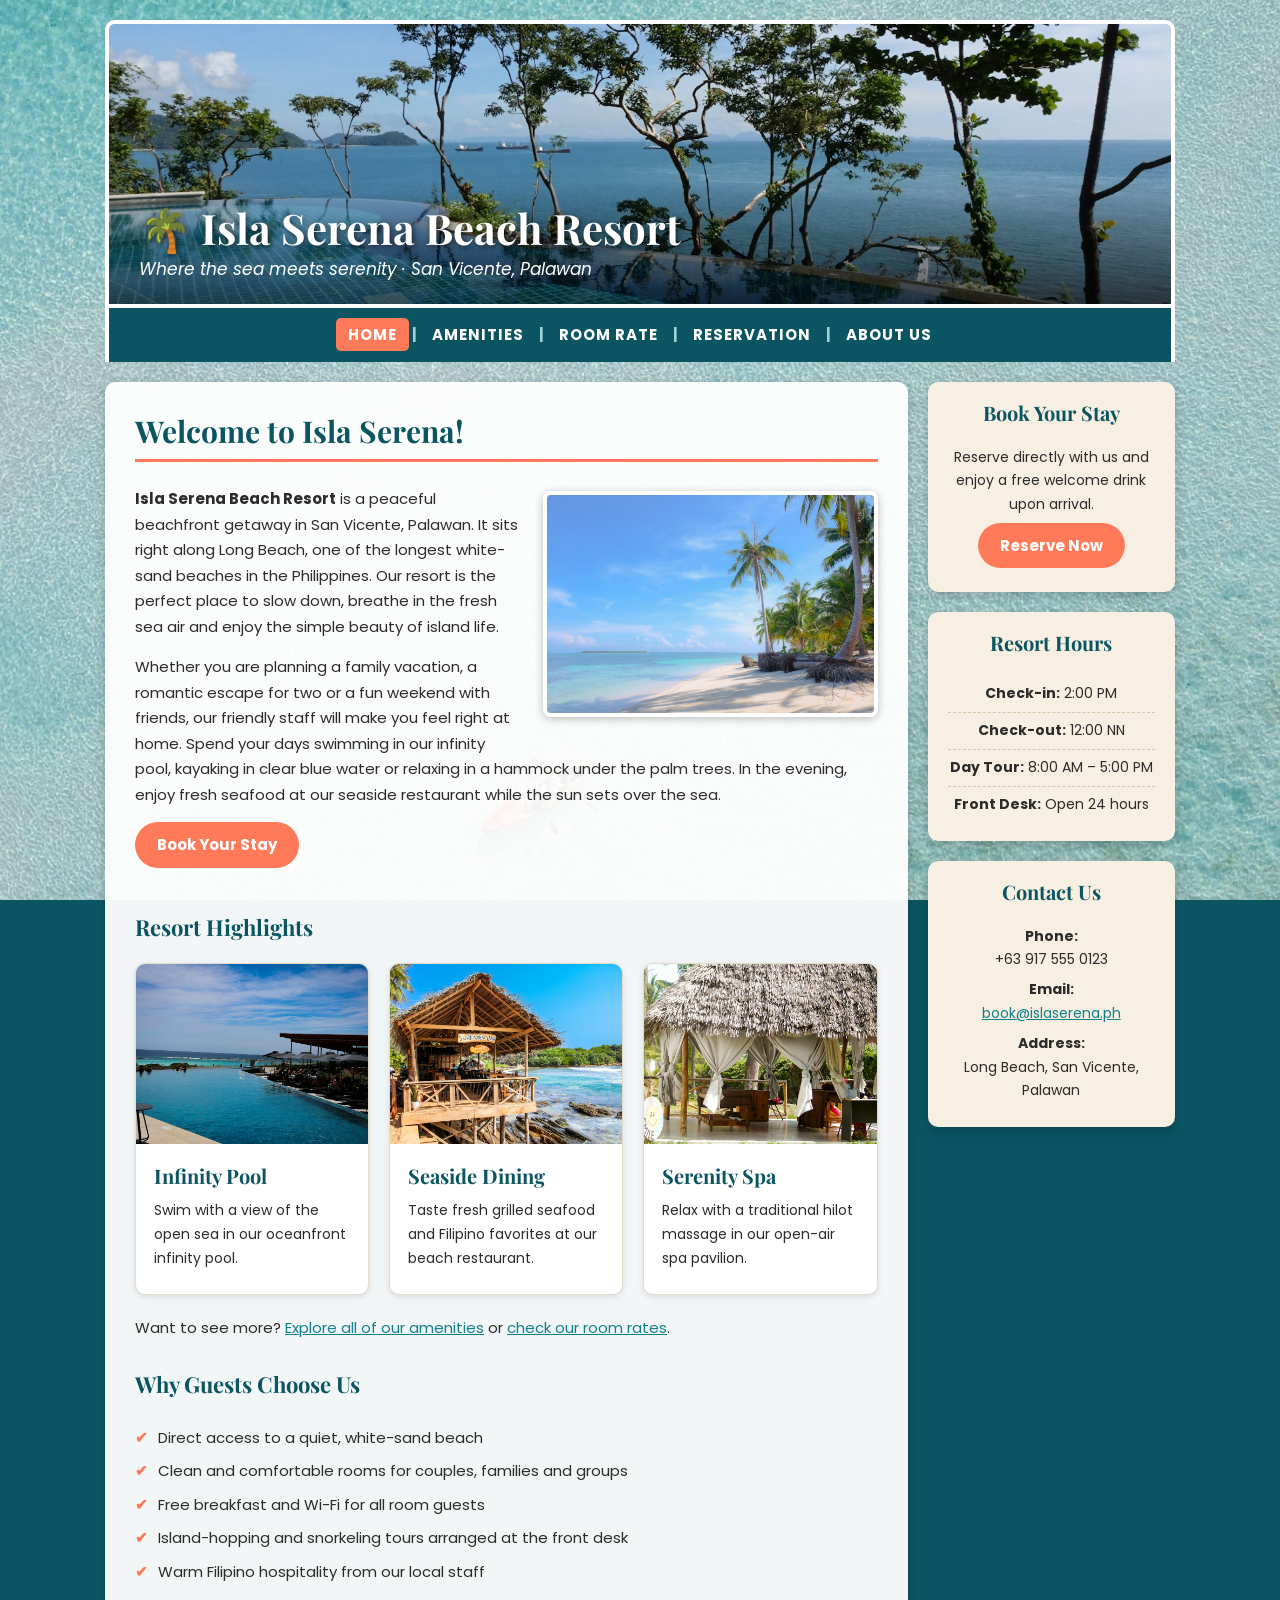
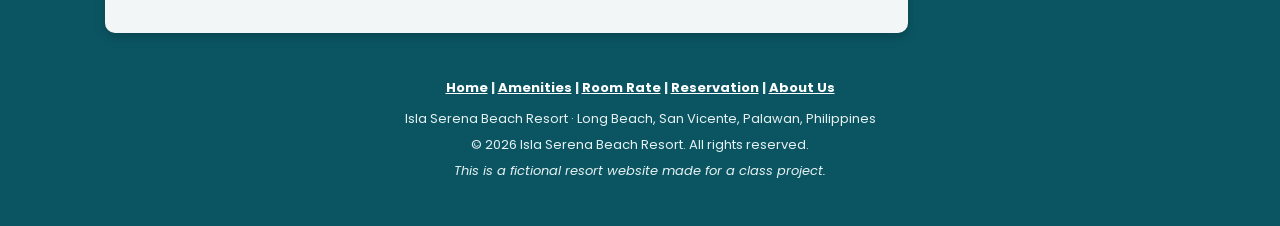
<file: index.html>
<!DOCTYPE html>
<html lang="en">
<head>
    <meta charset="UTF-8">
    <meta name="viewport" content="width=device-width, initial-scale=1.0">
    <title>Home | Isla Serena Beach Resort</title>
    <link rel="stylesheet" href="https://fonts.googleapis.com/css2?family=Playfair+Display:wght@600;700&family=Poppins:ital,wght@0,400;0,700;1,400&display=swap">
    <link rel="stylesheet" href="css/style.css">
</head>
<body>
<div class="wrapper">

    <header class="banner">
        <img src="images/banner.jpg" alt="Infinity pool overlooking the sea at Isla Serena Beach Resort">
        <div class="banner-text">
            <h1>🌴 Isla Serena Beach Resort</h1>
            <p>Where the sea meets serenity &middot; San Vicente, Palawan</p>
        </div>
    </header>

    <nav class="main-nav">
        <a href="index.html" class="active">HOME</a> |
        <a href="amenities.html">AMENITIES</a> |
        <a href="roomrate.html">ROOM RATE</a> |
        <a href="reservation.html">RESERVATION</a> |
        <a href="about.html">ABOUT US</a>
    </nav>

    <div class="content">


        <main class="main-panel">
            <h2>Welcome to Isla Serena!</h2>

            <img src="images/home-beach.jpg" alt="White-sand beach lined with palm trees in Palawan" class="float-right">

            <p><strong>Isla Serena Beach Resort</strong> is a peaceful beachfront getaway in San Vicente, Palawan. It sits right along Long Beach, one of the longest white-sand beaches in the Philippines. Our resort is the perfect place to slow down, breathe in the fresh sea air and enjoy the simple beauty of island life.</p>

            <p>Whether you are planning a family vacation, a romantic escape for two or a fun weekend with friends, our friendly staff will make you feel right at home. Spend your days swimming in our infinity pool, kayaking in clear blue water or relaxing in a hammock under the palm trees. In the evening, enjoy fresh seafood at our seaside restaurant while the sun sets over the sea.</p>

            <p><a href="reservation.html" class="btn">Book Your Stay</a></p>

            <div class="clear"></div>

            <h3>Resort Highlights</h3>
            <div class="card-grid three">
                <div class="card">
                    <img src="images/amenity-pool.jpg" alt="Infinity pool overlooking the ocean">
                    <div class="card-body">
                        <h4>Infinity Pool</h4>
                        <p>Swim with a view of the open sea in our oceanfront infinity pool.</p>
                    </div>
                </div>
                <div class="card">
                    <img src="images/amenity-restaurant.jpg" alt="Open-air beach restaurant with a thatched roof">
                    <div class="card-body">
                        <h4>Seaside Dining</h4>
                        <p>Taste fresh grilled seafood and Filipino favorites at our beach restaurant.</p>
                    </div>
                </div>
                <div class="card">
                    <img src="images/amenity-spa.jpg" alt="Open-air spa pavilion with massage beds">
                    <div class="card-body">
                        <h4>Serenity Spa</h4>
                        <p>Relax with a traditional hilot massage in our open-air spa pavilion.</p>
                    </div>
                </div>
            </div>
            <p>Want to see more? <a href="amenities.html">Explore all of our amenities</a> or <a href="roomrate.html">check our room rates</a>.</p>

            <h3>Why Guests Choose Us</h3>
            <ul class="check-list">
                <li>Direct access to a quiet, white-sand beach</li>
                <li>Clean and comfortable rooms for couples, families and groups</li>
                <li>Free breakfast and Wi-Fi for all room guests</li>
                <li>Island-hopping and snorkeling tours arranged at the front desk</li>
                <li>Warm Filipino hospitality from our local staff</li>
            </ul>
        </main>

        <aside class="sidebar">
            <div class="side-box">
                <h3>Book Your Stay</h3>
                <p>Reserve directly with us and enjoy a free welcome drink upon arrival.</p>
                <p><a href="reservation.html" class="btn">Reserve Now</a></p>
            </div>
            <div class="side-box">
                <h3>Resort Hours</h3>
                <ul>
                    <li><strong>Check-in:</strong> 2:00 PM</li>
                    <li><strong>Check-out:</strong> 12:00 NN</li>
                    <li><strong>Day Tour:</strong> 8:00 AM &ndash; 5:00 PM</li>
                    <li><strong>Front Desk:</strong> Open 24 hours</li>
                </ul>
            </div>
            <div class="side-box">
                <h3>Contact Us</h3>
                <p><strong>Phone:</strong><br>+63 917 555 0123</p>
                <p><strong>Email:</strong><br><a href="mailto:book@islaserena.ph">book@islaserena.ph</a></p>
                <p><strong>Address:</strong><br>Long Beach, San Vicente, Palawan</p>
            </div>
        </aside>

    </div>

    
    <footer>
        <p class="footer-nav">
            <a href="index.html">Home</a> |
            <a href="amenities.html">Amenities</a> |
            <a href="roomrate.html">Room Rate</a> |
            <a href="reservation.html">Reservation</a> |
            <a href="about.html">About Us</a>
        </p>
        <p>Isla Serena Beach Resort &middot; Long Beach, San Vicente, Palawan, Philippines</p>
        <p>&copy; 2026 Isla Serena Beach Resort. All rights reserved.</p>
        <p><em>This is a fictional resort website made for a class project.</em></p>
    </footer>

</div>
</body>
</html>
</file>
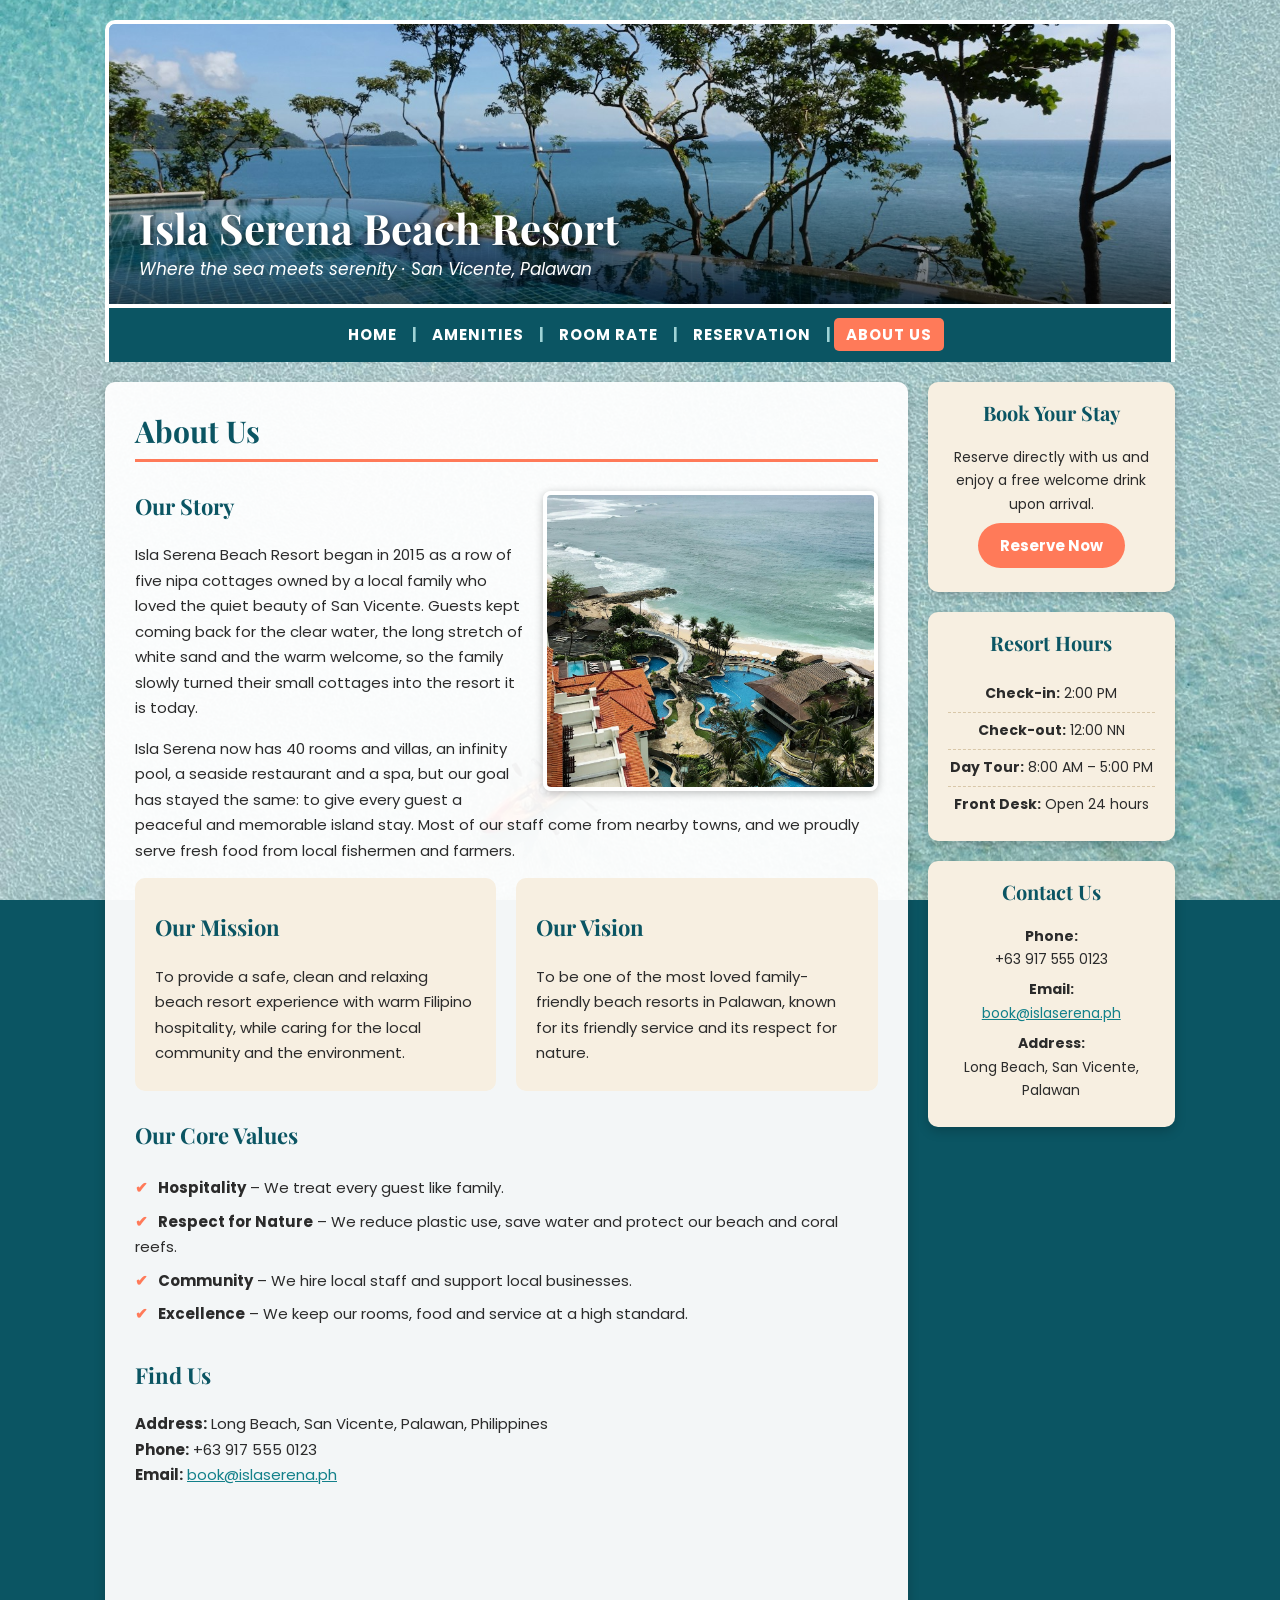
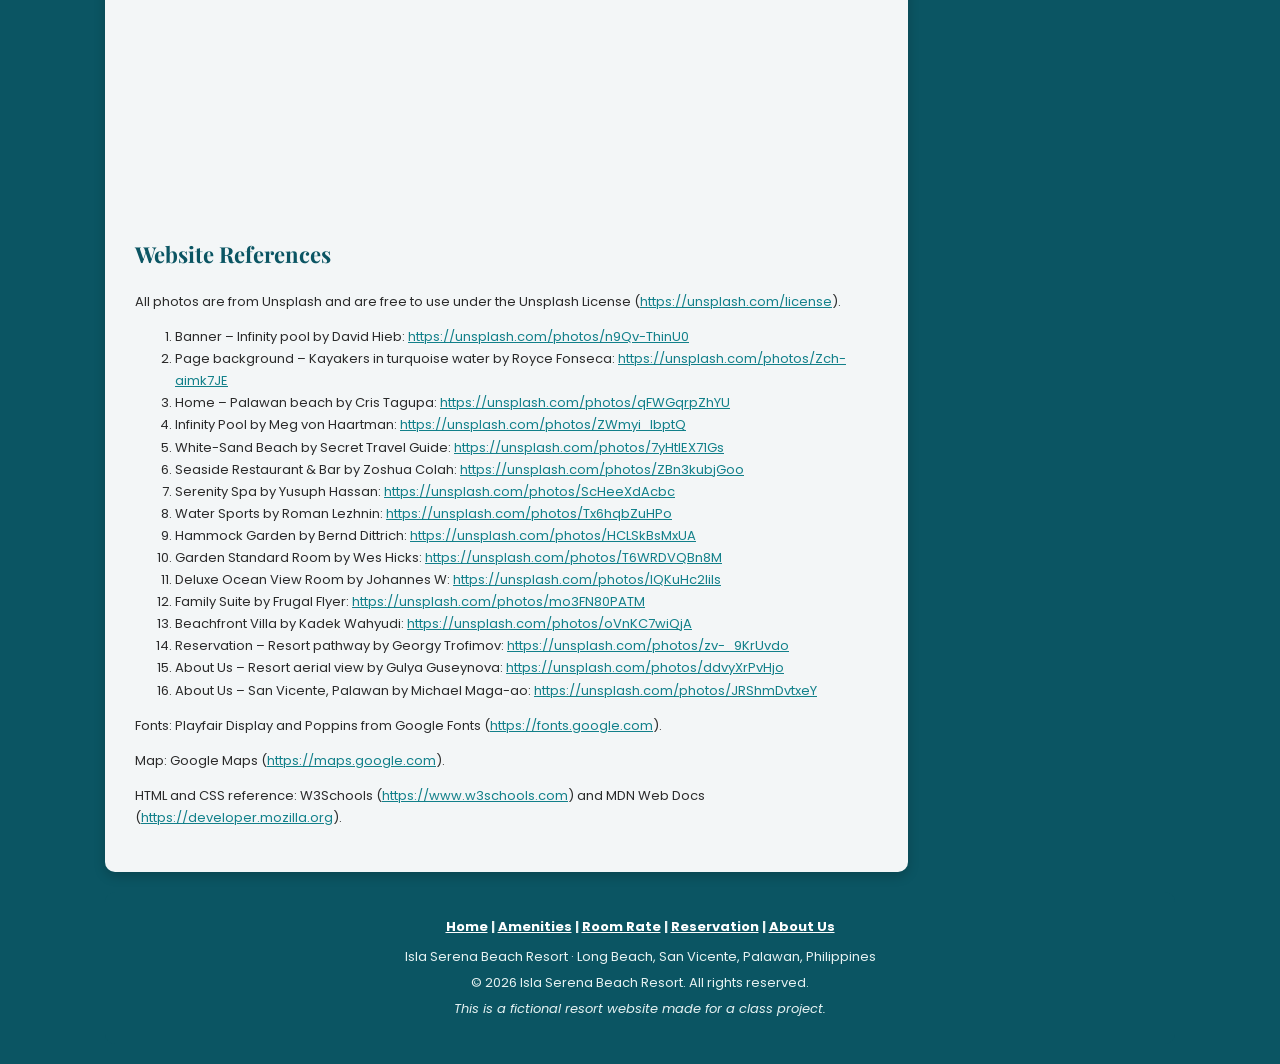
<file: about.html>
<!DOCTYPE html>
<html lang="en">
<head>
    <meta charset="UTF-8">
    <meta name="viewport" content="width=device-width, initial-scale=1.0">
    <title>About Us | Isla Serena Beach Resort</title>
    <link rel="stylesheet" href="https://fonts.googleapis.com/css2?family=Playfair+Display:wght@600;700&family=Poppins:ital,wght@0,400;0,700;1,400&display=swap">
    <link rel="stylesheet" href="css/style.css">
</head>
<body>
<div class="wrapper">

    <header class="banner">
        <img src="images/banner.jpg" alt="Infinity pool overlooking the sea at Isla Serena Beach Resort">
        <div class="banner-text">
            <h1>Isla Serena Beach Resort</h1>
            <p>Where the sea meets serenity &middot; San Vicente, Palawan</p>
        </div>
    </header>

        <nav class="main-nav">
        <a href="index.html">HOME</a> |
        <a href="amenities.html">AMENITIES</a> |
        <a href="roomrate.html">ROOM RATE</a> |
        <a href="reservation.html">RESERVATION</a> |
        <a href="about.html" class="active">ABOUT US</a>
    </nav>

    <div class="content">

       
        <main class="main-panel">
            <h2>About Us</h2>

            <img src="images/about-resort.jpg" alt="Aerial view of a beachfront resort with pools and palm trees" class="float-right">

            <h3>Our Story</h3>
            <p>Isla Serena Beach Resort began in 2015 as a row of five nipa cottages owned by a local family who loved the quiet beauty of San Vicente. Guests kept coming back for the clear water, the long stretch of white sand and the warm welcome, so the family slowly turned their small cottages into the resort it is today.</p>
            <p>Isla Serena now has 40 rooms and villas, an infinity pool, a seaside restaurant and a spa, but our goal has stayed the same: to give every guest a peaceful and memorable island stay. Most of our staff come from nearby towns, and we proudly serve fresh food from local fishermen and farmers.</p>

            <div class="clear"></div>

            <div class="two-columns">
                <div>
                    <h3>Our Mission</h3>
                    <p>To provide a safe, clean and relaxing beach resort experience with warm Filipino hospitality, while caring for the local community and the environment.</p>
                </div>
                <div>
                    <h3>Our Vision</h3>
                    <p>To be one of the most loved family-friendly beach resorts in Palawan, known for its friendly service and its respect for nature.</p>
                </div>
            </div>

            <h3>Our Core Values</h3>
            <ul class="check-list">
                <li><strong>Hospitality</strong> &ndash; We treat every guest like family.</li>
                <li><strong>Respect for Nature</strong> &ndash; We reduce plastic use, save water and protect our beach and coral reefs.</li>
                <li><strong>Community</strong> &ndash; We hire local staff and support local businesses.</li>
                <li><strong>Excellence</strong> &ndash; We keep our rooms, food and service at a high standard.</li>
            </ul>

            <h3>Find Us</h3>
            <p>
                <strong>Address:</strong> Long Beach, San Vicente, Palawan, Philippines<br>
                <strong>Phone:</strong> +63 917 555 0123<br>
                <strong>Email:</strong> <a href="mailto:book@islaserena.ph">book@islaserena.ph</a>
            </p>
            <iframe class="map" src="https://maps.google.com/maps?q=Long%20Beach%2C%20San%20Vicente%2C%20Palawan&amp;z=12&amp;output=embed" title="Map of Long Beach, San Vicente, Palawan" loading="lazy"></iframe>

            <h3>Website References</h3>
            <div class="references">
                <p>All photos are from Unsplash and are free to use under the Unsplash License (<a href="https://unsplash.com/license">https://unsplash.com/license</a>).</p>
                <ol>
                    <li>Banner &ndash; Infinity pool by David Hieb: <a href="https://unsplash.com/photos/n9Qv-ThinU0">https://unsplash.com/photos/n9Qv-ThinU0</a></li>
                    <li>Page background &ndash; Kayakers in turquoise water by Royce Fonseca: <a href="https://unsplash.com/photos/Zch-aimk7JE">https://unsplash.com/photos/Zch-aimk7JE</a></li>
                    <li>Home &ndash; Palawan beach by Cris Tagupa: <a href="https://unsplash.com/photos/qFWGqrpZhYU">https://unsplash.com/photos/qFWGqrpZhYU</a></li>
                    <li>Infinity Pool by Meg von Haartman: <a href="https://unsplash.com/photos/ZWmyi_lbptQ">https://unsplash.com/photos/ZWmyi_lbptQ</a></li>
                    <li>White-Sand Beach by Secret Travel Guide: <a href="https://unsplash.com/photos/7yHtIEX71Gs">https://unsplash.com/photos/7yHtIEX71Gs</a></li>
                    <li>Seaside Restaurant &amp; Bar by Zoshua Colah: <a href="https://unsplash.com/photos/ZBn3kubjGoo">https://unsplash.com/photos/ZBn3kubjGoo</a></li>
                    <li>Serenity Spa by Yusuph Hassan: <a href="https://unsplash.com/photos/ScHeeXdAcbc">https://unsplash.com/photos/ScHeeXdAcbc</a></li>
                    <li>Water Sports by Roman Lezhnin: <a href="https://unsplash.com/photos/Tx6hqbZuHPo">https://unsplash.com/photos/Tx6hqbZuHPo</a></li>
                    <li>Hammock Garden by Bernd Dittrich: <a href="https://unsplash.com/photos/HCLSkBsMxUA">https://unsplash.com/photos/HCLSkBsMxUA</a></li>
                    <li>Garden Standard Room by Wes Hicks: <a href="https://unsplash.com/photos/T6WRDVQBn8M">https://unsplash.com/photos/T6WRDVQBn8M</a></li>
                    <li>Deluxe Ocean View Room by Johannes W: <a href="https://unsplash.com/photos/IQKuHc2lils">https://unsplash.com/photos/IQKuHc2lils</a></li>
                    <li>Family Suite by Frugal Flyer: <a href="https://unsplash.com/photos/mo3FN80PATM">https://unsplash.com/photos/mo3FN80PATM</a></li>
                    <li>Beachfront Villa by Kadek Wahyudi: <a href="https://unsplash.com/photos/oVnKC7wiQjA">https://unsplash.com/photos/oVnKC7wiQjA</a></li>
                    <li>Reservation &ndash; Resort pathway by Georgy Trofimov: <a href="https://unsplash.com/photos/zv-_9KrUvdo">https://unsplash.com/photos/zv-_9KrUvdo</a></li>
                    <li>About Us &ndash; Resort aerial view by Gulya Guseynova: <a href="https://unsplash.com/photos/ddvyXrPvHjo">https://unsplash.com/photos/ddvyXrPvHjo</a></li>
                    <li>About Us &ndash; San Vicente, Palawan by Michael Maga-ao: <a href="https://unsplash.com/photos/JRShmDvtxeY">https://unsplash.com/photos/JRShmDvtxeY</a></li>
                </ol>
                <p>Fonts: Playfair Display and Poppins from Google Fonts (<a href="https://fonts.google.com">https://fonts.google.com</a>).</p>
                <p>Map: Google Maps (<a href="https://maps.google.com">https://maps.google.com</a>).</p>
                <p>HTML and CSS reference: W3Schools (<a href="https://www.w3schools.com">https://www.w3schools.com</a>) and MDN Web Docs (<a href="https://developer.mozilla.org">https://developer.mozilla.org</a>).</p>
            </div>
        </main>

       
        <aside class="sidebar">
            <div class="side-box">
                <h3>Book Your Stay</h3>
                <p>Reserve directly with us and enjoy a free welcome drink upon arrival.</p>
                <p><a href="reservation.html" class="btn">Reserve Now</a></p>
            </div>
            <div class="side-box">
                <h3>Resort Hours</h3>
                <ul>
                    <li><strong>Check-in:</strong> 2:00 PM</li>
                    <li><strong>Check-out:</strong> 12:00 NN</li>
                    <li><strong>Day Tour:</strong> 8:00 AM &ndash; 5:00 PM</li>
                    <li><strong>Front Desk:</strong> Open 24 hours</li>
                </ul>
            </div>
            <div class="side-box">
                <h3>Contact Us</h3>
                <p><strong>Phone:</strong><br>+63 917 555 0123</p>
                <p><strong>Email:</strong><br><a href="mailto:book@islaserena.ph">book@islaserena.ph</a></p>
                <p><strong>Address:</strong><br>Long Beach, San Vicente, Palawan</p>
            </div>
        </aside>

    </div>

  
    <footer>
        <p class="footer-nav">
            <a href="index.html">Home</a> |
            <a href="amenities.html">Amenities</a> |
            <a href="roomrate.html">Room Rate</a> |
            <a href="reservation.html">Reservation</a> |
            <a href="about.html">About Us</a>
        </p>
        <p>Isla Serena Beach Resort &middot; Long Beach, San Vicente, Palawan, Philippines</p>
        <p>&copy; 2026 Isla Serena Beach Resort. All rights reserved.</p>
        <p><em>This is a fictional resort website made for a class project.</em></p>
    </footer>

</div>
</body>
</html>
</file>
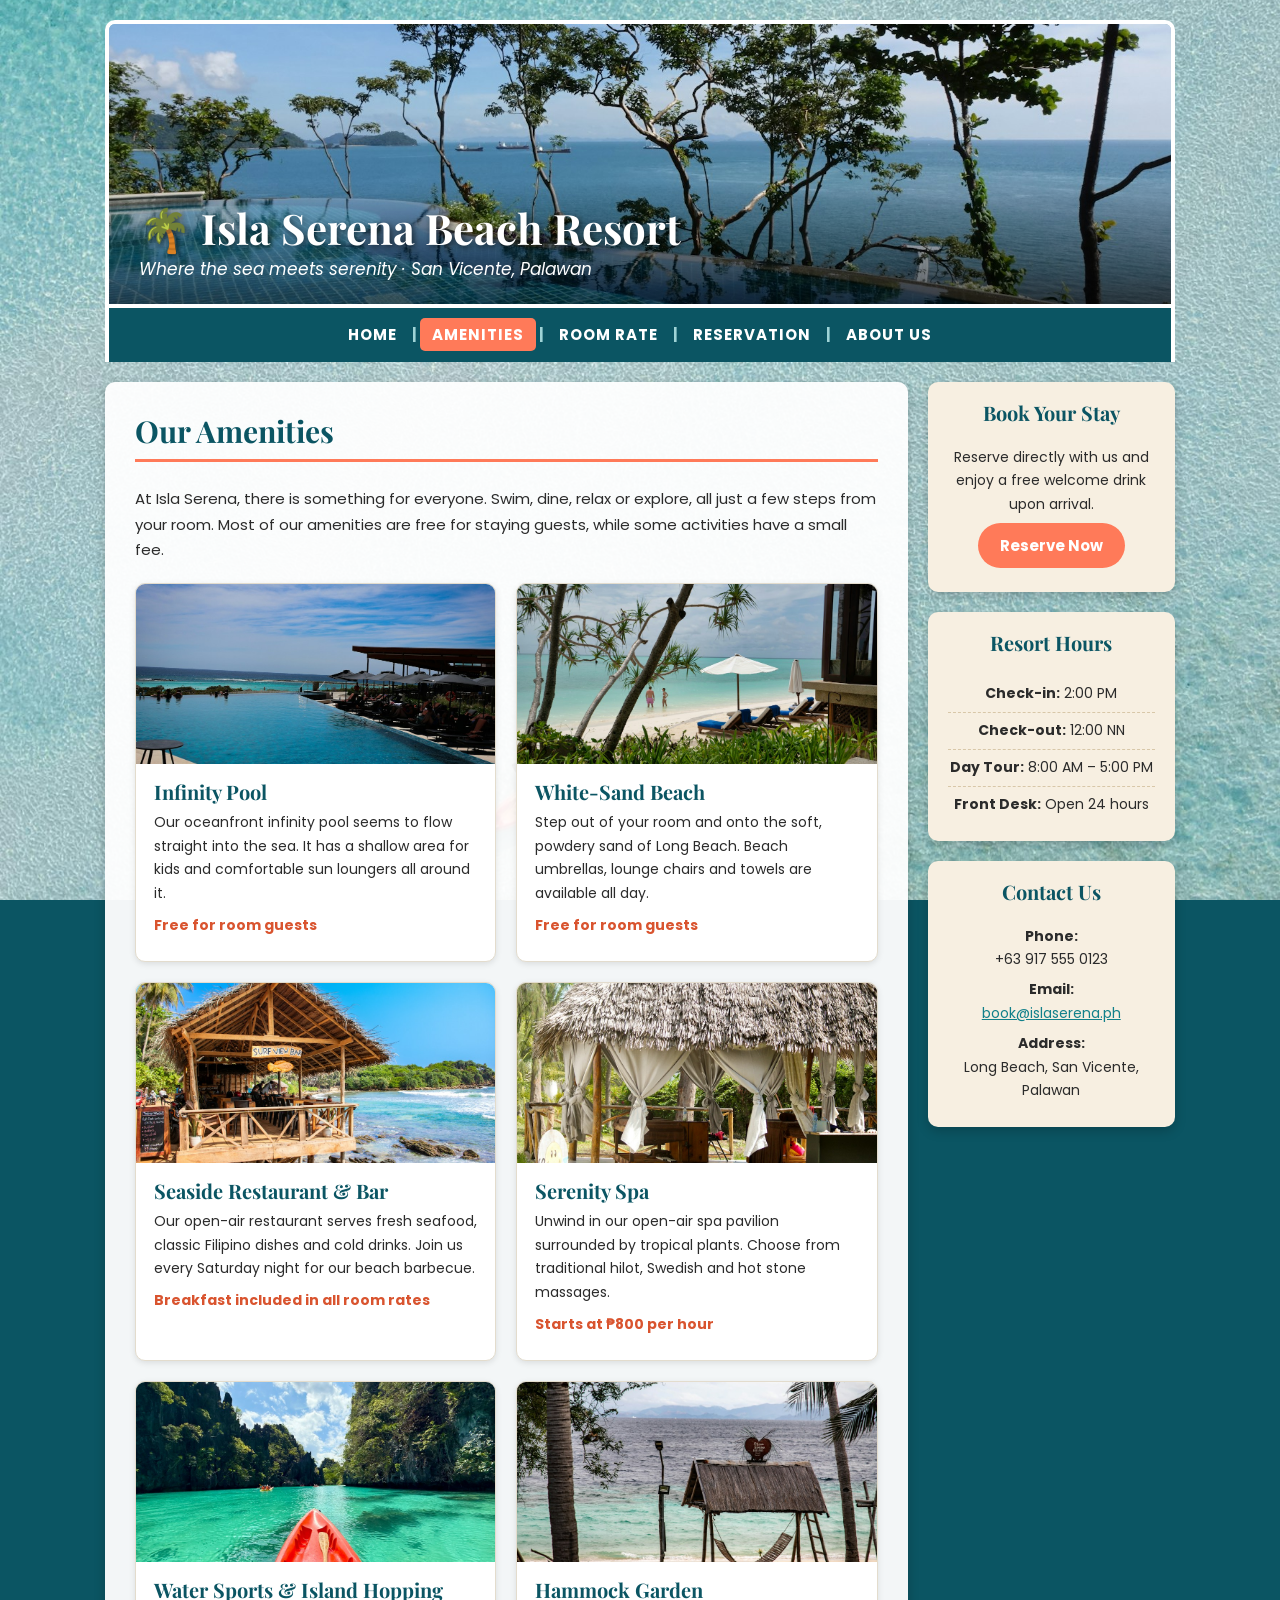
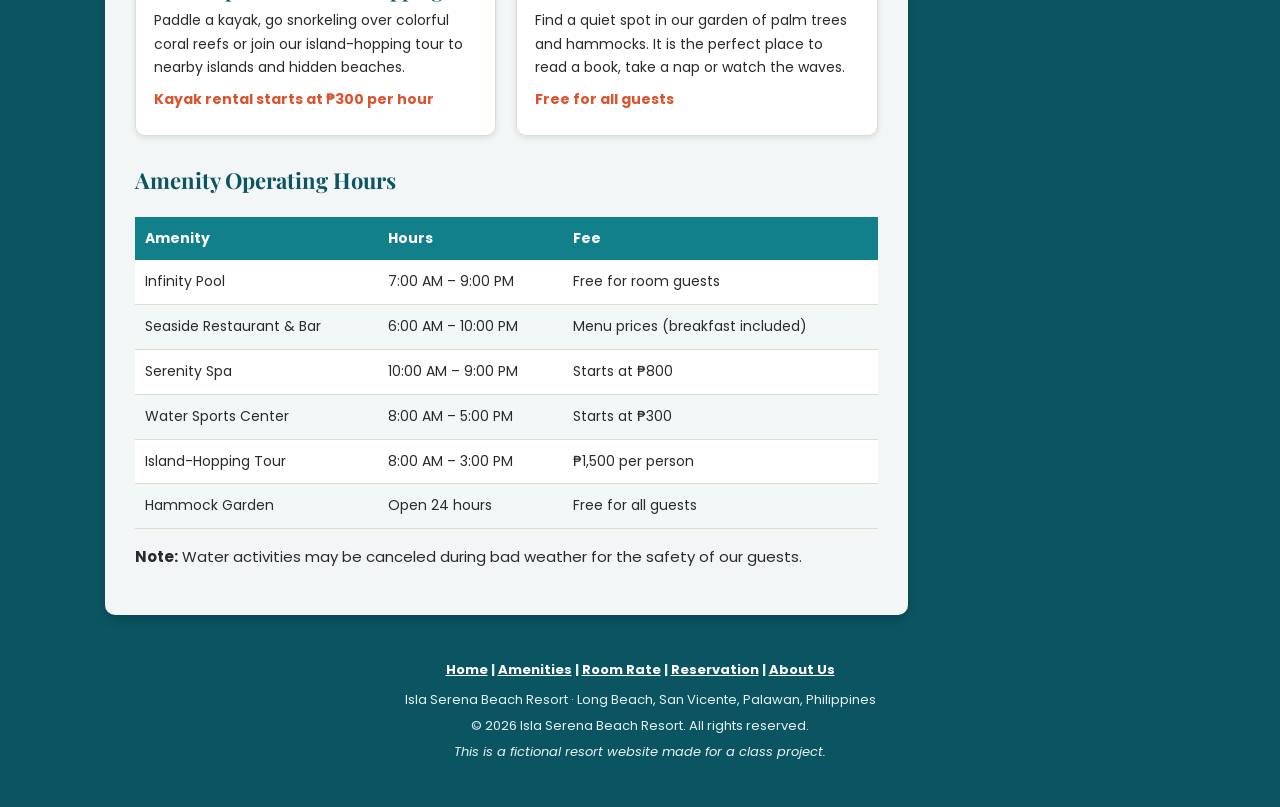
<file: amenities.html>
<!DOCTYPE html>
<html lang="en">
<head>
    <meta charset="UTF-8">
    <meta name="viewport" content="width=device-width, initial-scale=1.0">
    <title>Amenities | Isla Serena Beach Resort</title>
    <link rel="stylesheet" href="css/style.css">
    <link rel="stylesheet" href="https://fonts.googleapis.com/css2?family=Playfair+Display:wght@600;700&family=Poppins:ital,wght@0,400;0,700;1,400&display=swap">
</head>
</head>
<body>
<div class="wrapper">

    <header class="banner">
        <img src="images/banner.jpg" alt="Infinity pool overlooking the sea at Isla Serena Beach Resort">
        <div class="banner-text">
            <h1>🌴 Isla Serena Beach Resort</h1>
            <p>Where the sea meets serenity &middot; San Vicente, Palawan</p>
        </div>
    </header>

   
    <nav class="main-nav">
        <a href="index.html">HOME</a> |
        <a href="amenities.html" class="active">AMENITIES</a> |
        <a href="roomrate.html">ROOM RATE</a> |
        <a href="reservation.html">RESERVATION</a> |
        <a href="about.html">ABOUT US</a>
    </nav>

    <div class="content">


        <main class="main-panel">
            <h2>Our Amenities</h2>

            <p>At Isla Serena, there is something for everyone. Swim, dine, relax or explore, all just a few steps from your room. Most of our amenities are free for staying guests, while some activities have a small fee.</p>

            <div class="card-grid">
                <div class="card">
                    <img src="images/amenity-pool.jpg" alt="Infinity pool overlooking the ocean">
                    <div class="card-body">
                        <h3>Infinity Pool</h3>
                        <p>Our oceanfront infinity pool seems to flow straight into the sea. It has a shallow area for kids and comfortable sun loungers all around it.</p>
                        <p class="price">Free for room guests</p>
                    </div>
                </div>
                <div class="card">
                    <img src="images/amenity-beach.jpg" alt="White-sand beach with umbrellas and lounge chairs">
                    <div class="card-body">
                        <h3>White-Sand Beach</h3>
                        <p>Step out of your room and onto the soft, powdery sand of Long Beach. Beach umbrellas, lounge chairs and towels are available all day.</p>
                        <p class="price">Free for room guests</p>
                    </div>
                </div>
                <div class="card">
                    <img src="images/amenity-restaurant.jpg" alt="Open-air beach restaurant with a thatched roof">
                    <div class="card-body">
                        <h3>Seaside Restaurant &amp; Bar</h3>
                        <p>Our open-air restaurant serves fresh seafood, classic Filipino dishes and cold drinks. Join us every Saturday night for our beach barbecue.</p>
                        <p class="price">Breakfast included in all room rates</p>
                    </div>
                </div>
                <div class="card">
                    <img src="images/amenity-spa.jpg" alt="Open-air spa pavilion with massage beds">
                    <div class="card-body">
                        <h3>Serenity Spa</h3>
                        <p>Unwind in our open-air spa pavilion surrounded by tropical plants. Choose from traditional hilot, Swedish and hot stone massages.</p>
                        <p class="price">Starts at ₱800 per hour</p>
                    </div>
                </div>
                <div class="card">
                    <img src="images/amenity-watersports.jpg" alt="Red kayak on clear turquoise water between limestone cliffs">
                    <div class="card-body">
                        <h3>Water Sports &amp; Island Hopping</h3>
                        <p>Paddle a kayak, go snorkeling over colorful coral reefs or join our island-hopping tour to nearby islands and hidden beaches.</p>
                        <p class="price">Kayak rental starts at ₱300 per hour</p>
                    </div>
                </div>
                <div class="card">
                    <img src="images/amenity-garden.jpg" alt="Hammock under a nipa hut by the beach">
                    <div class="card-body">
                        <h3>Hammock Garden</h3>
                        <p>Find a quiet spot in our garden of palm trees and hammocks. It is the perfect place to read a book, take a nap or watch the waves.</p>
                        <p class="price">Free for all guests</p>
                    </div>
                </div>
            </div>

            <h3>Amenity Operating Hours</h3>
            <table class="rate-table">
                <thead>
                    <tr>
                        <th>Amenity</th>
                        <th>Hours</th>
                        <th>Fee</th>
                    </tr>
                </thead>
                <tbody>
                    <tr>
                        <td>Infinity Pool</td>
                        <td>7:00 AM &ndash; 9:00 PM</td>
                        <td>Free for room guests</td>
                    </tr>
                    <tr>
                        <td>Seaside Restaurant &amp; Bar</td>
                        <td>6:00 AM &ndash; 10:00 PM</td>
                        <td>Menu prices (breakfast included)</td>
                    </tr>
                    <tr>
                        <td>Serenity Spa</td>
                        <td>10:00 AM &ndash; 9:00 PM</td>
                        <td>Starts at ₱800</td>
                    </tr>
                    <tr>
                        <td>Water Sports Center</td>
                        <td>8:00 AM &ndash; 5:00 PM</td>
                        <td>Starts at ₱300</td>
                    </tr>
                    <tr>
                        <td>Island-Hopping Tour</td>
                        <td>8:00 AM &ndash; 3:00 PM</td>
                        <td>₱1,500 per person</td>
                    </tr>
                    <tr>
                        <td>Hammock Garden</td>
                        <td>Open 24 hours</td>
                        <td>Free for all guests</td>
                    </tr>
                </tbody>
            </table>

            <p><strong>Note:</strong> Water activities may be canceled during bad weather for the safety of our guests.</p>
        </main>


        <aside class="sidebar">
            <div class="side-box">
                <h3>Book Your Stay</h3>
                <p>Reserve directly with us and enjoy a free welcome drink upon arrival.</p>
                <p><a href="reservation.html" class="btn">Reserve Now</a></p>
            </div>
            <div class="side-box">
                <h3>Resort Hours</h3>
                <ul>
                    <li><strong>Check-in:</strong> 2:00 PM</li>
                    <li><strong>Check-out:</strong> 12:00 NN</li>
                    <li><strong>Day Tour:</strong> 8:00 AM &ndash; 5:00 PM</li>
                    <li><strong>Front Desk:</strong> Open 24 hours</li>
                </ul>
            </div>
            <div class="side-box">
                <h3>Contact Us</h3>
                <p><strong>Phone:</strong><br>+63 917 555 0123</p>
                <p><strong>Email:</strong><br><a href="mailto:book@islaserena.ph">book@islaserena.ph</a></p>
                <p><strong>Address:</strong><br>Long Beach, San Vicente, Palawan</p>
            </div>
        </aside>

    </div>


    <footer>
        <p class="footer-nav">
            <a href="index.html">Home</a> |
            <a href="amenities.html">Amenities</a> |
            <a href="roomrate.html">Room Rate</a> |
            <a href="reservation.html">Reservation</a> |
            <a href="about.html">About Us</a>
        </p>
        <p>Isla Serena Beach Resort &middot; Long Beach, San Vicente, Palawan, Philippines</p>
        <p>&copy; 2026 Isla Serena Beach Resort. All rights reserved.</p>
        <p><em>This is a fictional resort website made for a class project.</em></p>
    </footer>

</div>
</body>
</html>
</file>
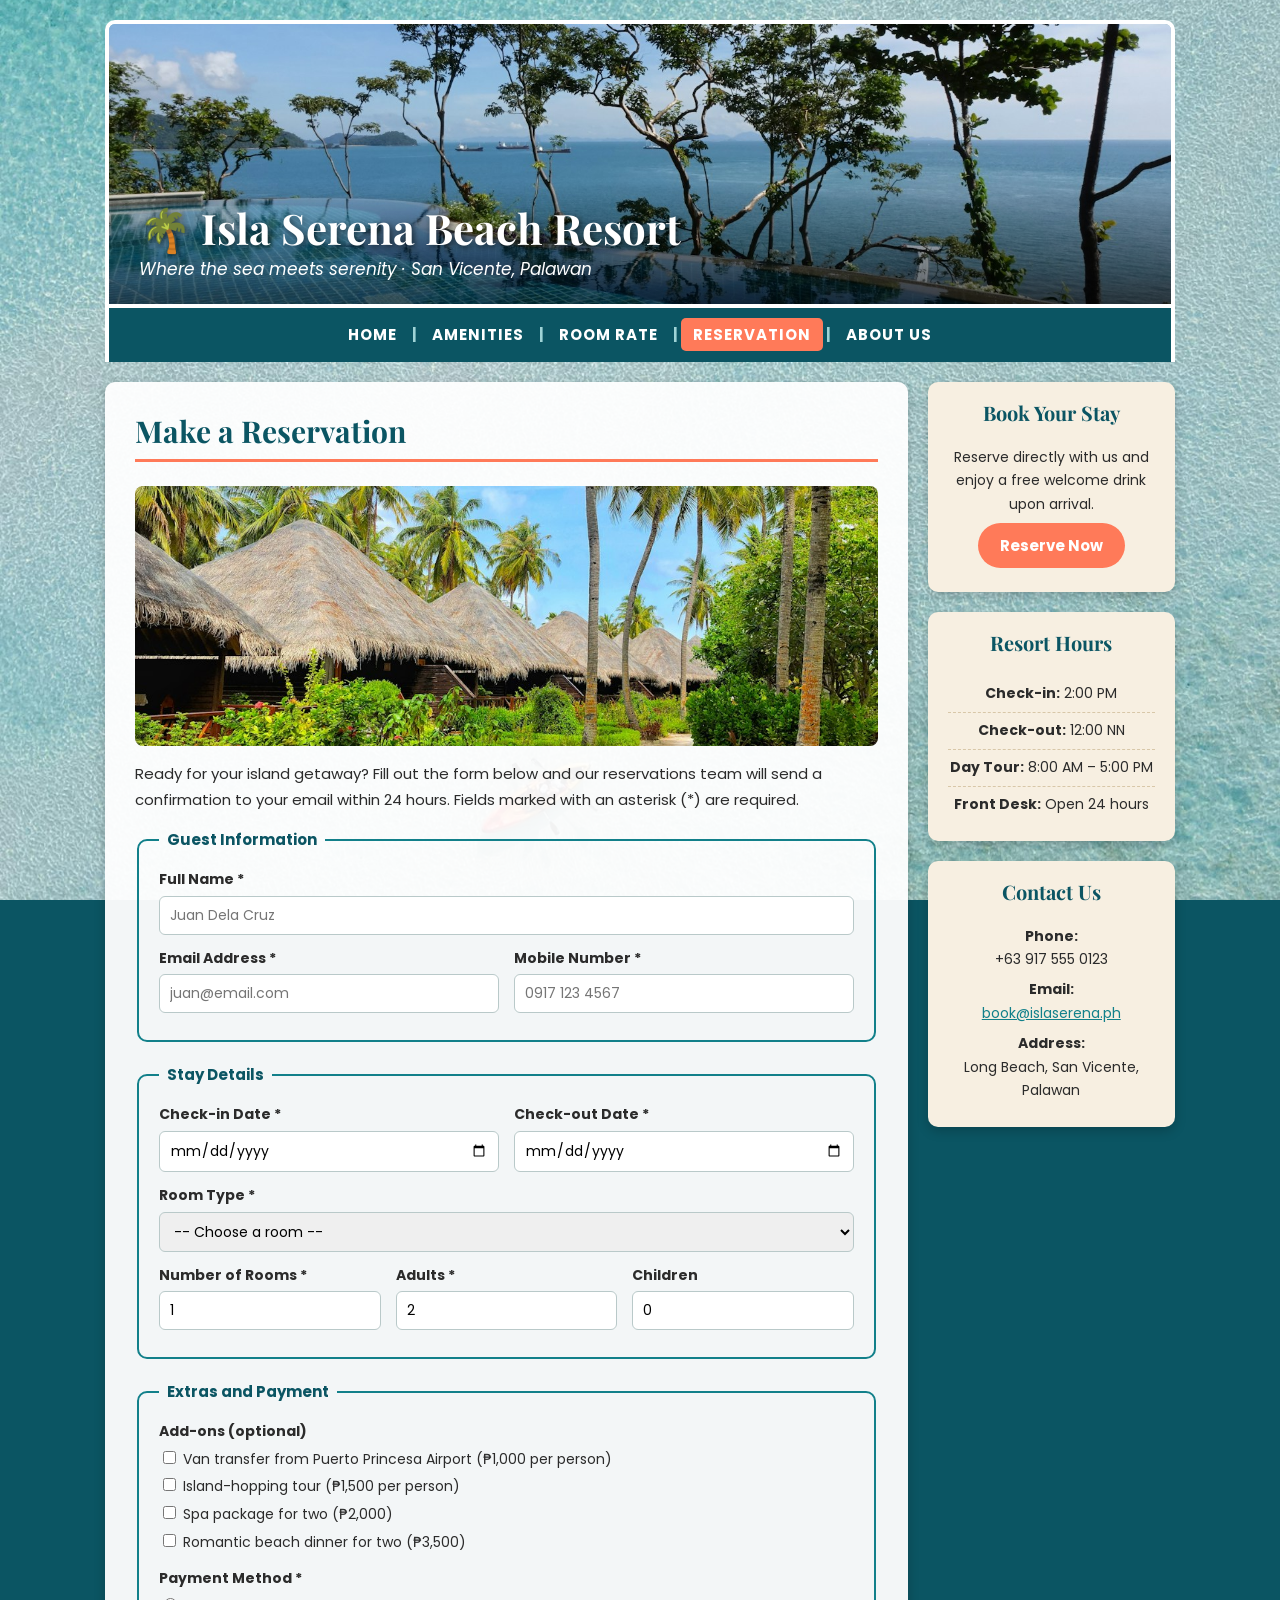
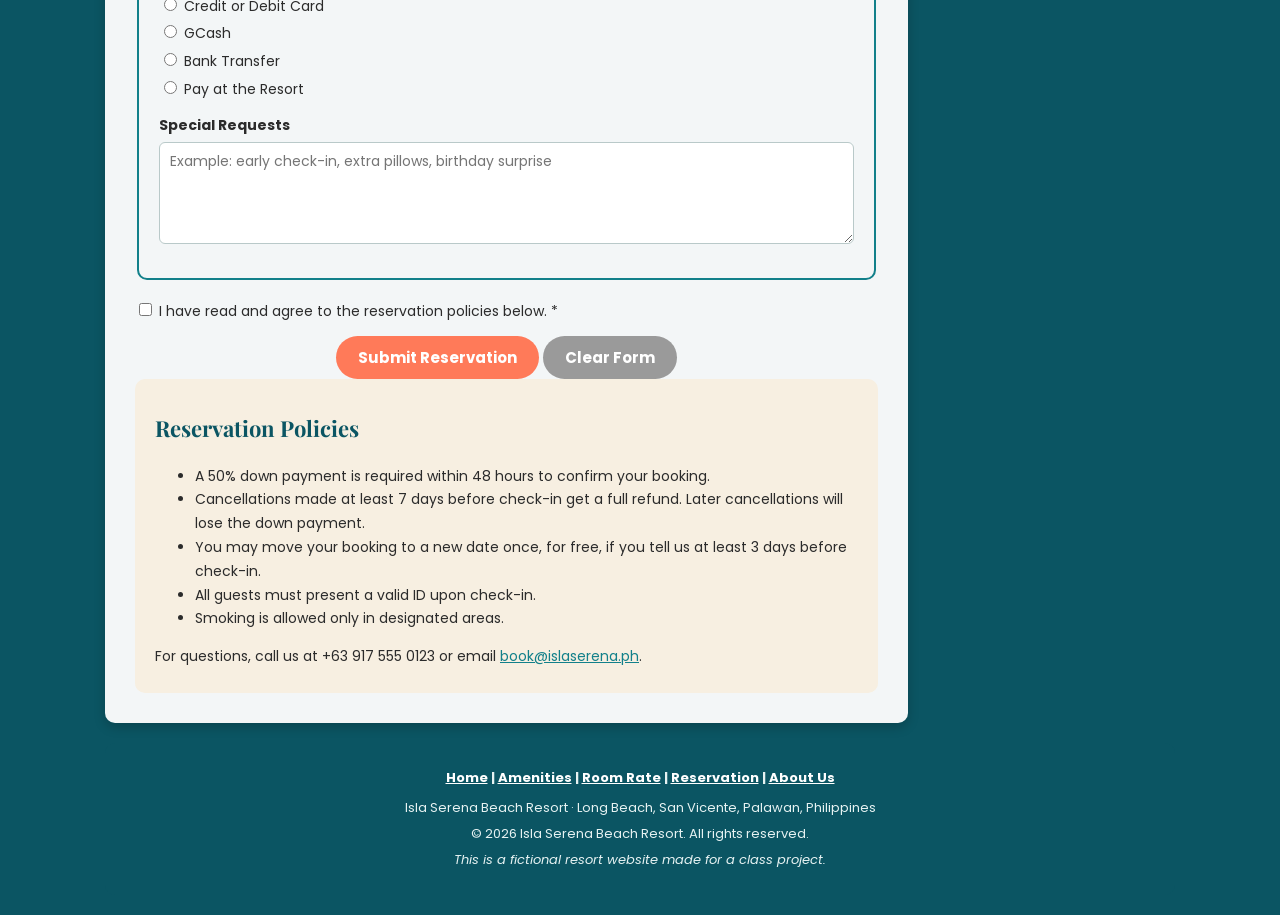
<file: reservation.html>
<!DOCTYPE html>
<html lang="en">
<head>
    <meta charset="UTF-8">
    <meta name="viewport" content="width=device-width, initial-scale=1.0">
    <title>Reservation | Isla Serena Beach Resort</title>
    <link rel="stylesheet" href="https://fonts.googleapis.com/css2?family=Playfair+Display:wght@600;700&family=Poppins:ital,wght@0,400;0,700;1,400&display=swap">
    <link rel="stylesheet" href="css/style.css">
</head>
<body>
<div class="wrapper">

   
    <header class="banner">
        <img src="images/banner.jpg" alt="Infinity pool overlooking the sea at Isla Serena Beach Resort">
        <div class="banner-text">
            <h1>🌴 Isla Serena Beach Resort</h1>
            <p>Where the sea meets serenity &middot; San Vicente, Palawan</p>
        </div>
    </header>

    
    <nav class="main-nav">
        <a href="index.html">HOME</a> |
        <a href="amenities.html">AMENITIES</a> |
        <a href="roomrate.html">ROOM RATE</a> |
        <a href="reservation.html" class="active">RESERVATION</a> |
        <a href="about.html">ABOUT US</a>
    </nav>

    <div class="content">

       
        <main class="main-panel">
            <h2>Make a Reservation</h2>

            <img src="images/reservation-path.jpg" alt="Garden pathway leading to the resort cottages" class="wide-photo">

            <p>Ready for your island getaway? Fill out the form below and our reservations team will send a confirmation to your email within 24 hours. Fields marked with an asterisk (*) are required.</p>

            <form class="form-box" action="reservation.html" method="get">

                <fieldset>
                    <legend>Guest Information</legend>
                    <div class="field">
                        <label for="fullname">Full Name *</label>
                        <input type="text" id="fullname" name="fullname" placeholder="Juan Dela Cruz" required>
                    </div>
                    <div class="form-row">
                        <div class="field">
                            <label for="email">Email Address *</label>
                            <input type="email" id="email" name="email" placeholder="juan@email.com" required>
                        </div>
                        <div class="field">
                            <label for="phone">Mobile Number *</label>
                            <input type="tel" id="phone" name="phone" placeholder="0917 123 4567" required>
                        </div>
                    </div>
                </fieldset>

                <fieldset>
                    <legend>Stay Details</legend>
                    <div class="form-row">
                        <div class="field">
                            <label for="checkin">Check-in Date *</label>
                            <input type="date" id="checkin" name="checkin" required>
                        </div>
                        <div class="field">
                            <label for="checkout">Check-out Date *</label>
                            <input type="date" id="checkout" name="checkout" required>
                        </div>
                    </div>
                    <div class="field">
                        <label for="roomtype">Room Type *</label>
                        <select id="roomtype" name="roomtype" required>
                            <option value="">-- Choose a room --</option>
                            <option value="standard">Garden Standard Room (from ₱3,500)</option>
                            <option value="deluxe">Deluxe Ocean View Room (from ₱5,500)</option>
                            <option value="family">Family Suite (from ₱8,500)</option>
                            <option value="villa">Beachfront Villa (from ₱15,000)</option>
                        </select>
                    </div>
                    <div class="form-row">
                        <div class="field">
                            <label for="rooms">Number of Rooms *</label>
                            <input type="number" id="rooms" name="rooms" min="1" max="10" value="1" required>
                        </div>
                        <div class="field">
                            <label for="adults">Adults *</label>
                            <input type="number" id="adults" name="adults" min="1" max="20" value="2" required>
                        </div>
                        <div class="field">
                            <label for="children">Children</label>
                            <input type="number" id="children" name="children" min="0" max="10" value="0">
                        </div>
                    </div>
                </fieldset>

                <fieldset>
                    <legend>Extras and Payment</legend>
                    <div class="field">
                        <label>Add-ons (optional)</label>
                        <label class="option-label"><input type="checkbox" name="addon" value="transfer"> Van transfer from Puerto Princesa Airport (₱1,000 per person)</label>
                        <label class="option-label"><input type="checkbox" name="addon" value="islandhopping"> Island-hopping tour (₱1,500 per person)</label>
                        <label class="option-label"><input type="checkbox" name="addon" value="spa"> Spa package for two (₱2,000)</label>
                        <label class="option-label"><input type="checkbox" name="addon" value="dinner"> Romantic beach dinner for two (₱3,500)</label>
                    </div>
                    <div class="field">
                        <label>Payment Method *</label>
                        <label class="option-label"><input type="radio" name="payment" value="card" required> Credit or Debit Card</label>
                        <label class="option-label"><input type="radio" name="payment" value="gcash"> GCash</label>
                        <label class="option-label"><input type="radio" name="payment" value="bank"> Bank Transfer</label>
                        <label class="option-label"><input type="radio" name="payment" value="cash"> Pay at the Resort</label>
                    </div>
                    <div class="field">
                        <label for="requests">Special Requests</label>
                        <textarea id="requests" name="requests" rows="4" placeholder="Example: early check-in, extra pillows, birthday surprise"></textarea>
                    </div>
                </fieldset>

                <div class="field">
                    <label class="option-label"><input type="checkbox" name="agree" required> I have read and agree to the reservation policies below. *</label>
                </div>

                <div class="form-buttons">
                    <input type="submit" value="Submit Reservation" class="btn">
                    <input type="reset" value="Clear Form" class="btn btn-light">
                </div>
            </form>

            <div class="policy-box">
                <h3>Reservation Policies</h3>
                <ul>
                    <li>A 50% down payment is required within 48 hours to confirm your booking.</li>
                    <li>Cancellations made at least 7 days before check-in get a full refund. Later cancellations will lose the down payment.</li>
                    <li>You may move your booking to a new date once, for free, if you tell us at least 3 days before check-in.</li>
                    <li>All guests must present a valid ID upon check-in.</li>
                    <li>Smoking is allowed only in designated areas.</li>
                </ul>
                <p>For questions, call us at +63 917 555 0123 or email <a href="mailto:book@islaserena.ph">book@islaserena.ph</a>.</p>
            </div>
        </main>

       
        <aside class="sidebar">
            <div class="side-box">
                <h3>Book Your Stay</h3>
                <p>Reserve directly with us and enjoy a free welcome drink upon arrival.</p>
                <p><a href="reservation.html" class="btn">Reserve Now</a></p>
            </div>
            <div class="side-box">
                <h3>Resort Hours</h3>
                <ul>
                    <li><strong>Check-in:</strong> 2:00 PM</li>
                    <li><strong>Check-out:</strong> 12:00 NN</li>
                    <li><strong>Day Tour:</strong> 8:00 AM &ndash; 5:00 PM</li>
                    <li><strong>Front Desk:</strong> Open 24 hours</li>
                </ul>
            </div>
            <div class="side-box">
                <h3>Contact Us</h3>
                <p><strong>Phone:</strong><br>+63 917 555 0123</p>
                <p><strong>Email:</strong><br><a href="mailto:book@islaserena.ph">book@islaserena.ph</a></p>
                <p><strong>Address:</strong><br>Long Beach, San Vicente, Palawan</p>
            </div>
        </aside>

    </div>

 
    <footer>
        <p class="footer-nav">
            <a href="index.html">Home</a> |
            <a href="amenities.html">Amenities</a> |
            <a href="roomrate.html">Room Rate</a> |
            <a href="reservation.html">Reservation</a> |
            <a href="about.html">About Us</a>
        </p>
        <p>Isla Serena Beach Resort &middot; Long Beach, San Vicente, Palawan, Philippines</p>
        <p>&copy; 2026 Isla Serena Beach Resort. All rights reserved.</p>
        <p><em>This is a fictional resort website made for a class project.</em></p>
    </footer>

</div>
</body>
</html>
</file>
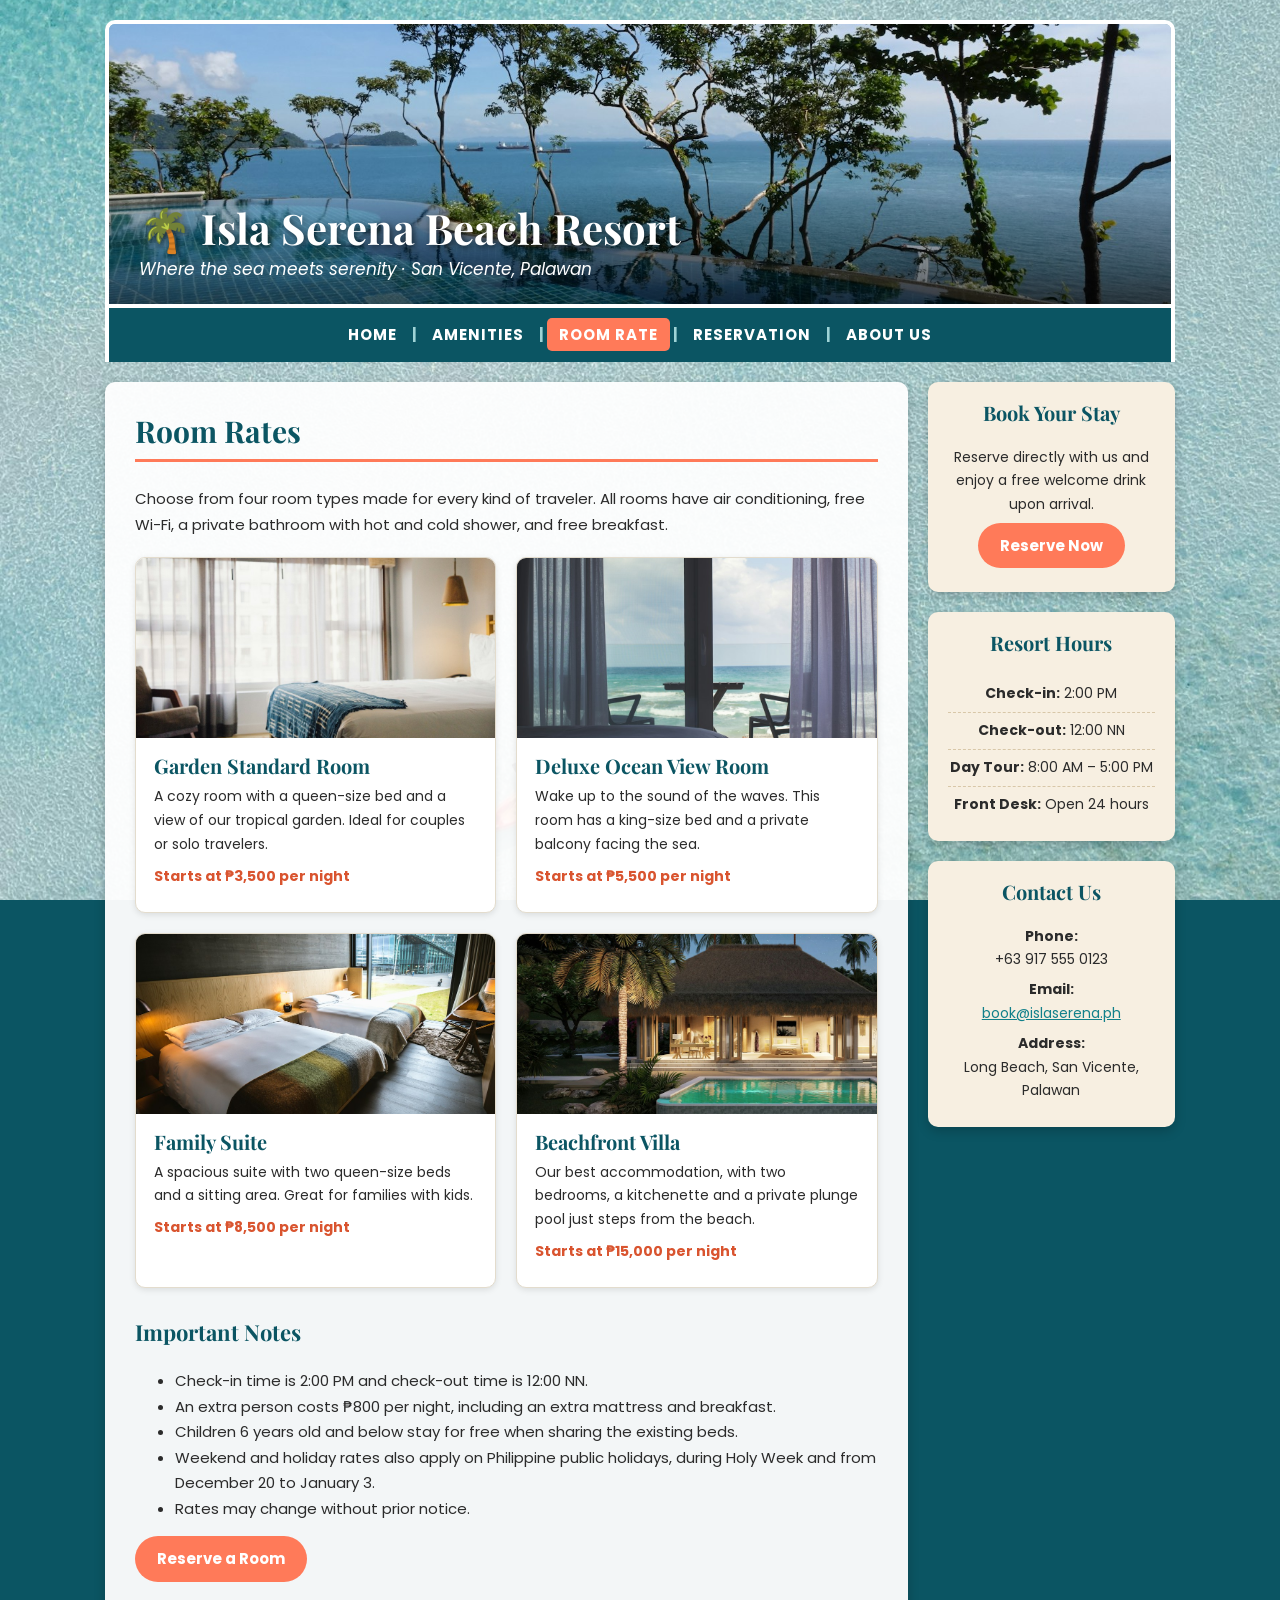
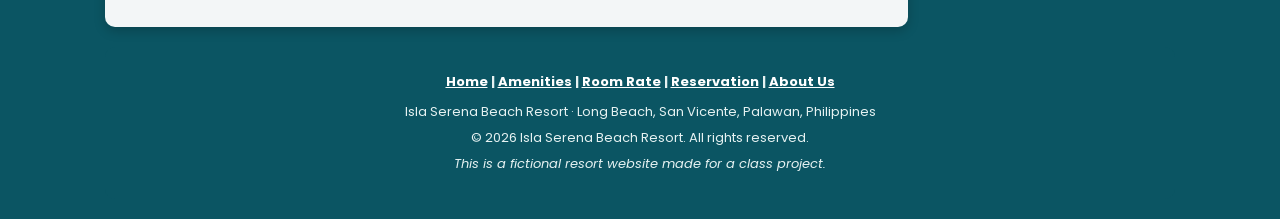
<file: roomrate.html>
<!DOCTYPE html>
<html lang="en">
<head>
    <meta charset="UTF-8">
    <meta name="viewport" content="width=device-width, initial-scale=1.0">
    <title>Room Rate | Isla Serena Beach Resort</title>
    <link rel="stylesheet" href="https://fonts.googleapis.com/css2?family=Playfair+Display:wght@600;700&family=Poppins:ital,wght@0,400;0,700;1,400&display=swap">
    <link rel="stylesheet" href="css/style.css">
</head>
<body>
<div class="wrapper">

   
    <header class="banner">
        <img src="images/banner.jpg" alt="Infinity pool overlooking the sea at Isla Serena Beach Resort">
        <div class="banner-text">
            <h1>🌴 Isla Serena Beach Resort</h1>
            <p>Where the sea meets serenity &middot; San Vicente, Palawan</p>
        </div>
    </header>


    <nav class="main-nav">
        <a href="index.html">HOME</a> |
        <a href="amenities.html">AMENITIES</a> |
        <a href="roomrate.html" class="active">ROOM RATE</a> |
        <a href="reservation.html">RESERVATION</a> |
        <a href="about.html">ABOUT US</a>
    </nav>

    <div class="content">

   
        <main class="main-panel">
            <h2>Room Rates</h2>

            <p>Choose from four room types made for every kind of traveler. All rooms have air conditioning, free Wi-Fi, a private bathroom with hot and cold shower, and free breakfast.</p>

            <div class="card-grid">
                <div class="card">
                    <img src="images/room-standard.jpg" alt="Bright hotel room with a queen-size bed and a large window">
                    <div class="card-body">
                        <h3>Garden Standard Room</h3>
                        <p>A cozy room with a queen-size bed and a view of our tropical garden. Ideal for couples or solo travelers.</p>
                        <p class="price">Starts at ₱3,500 per night</p>
                    </div>
                </div>
                <div class="card">
                    <img src="images/room-deluxe.jpg" alt="Room with an open sliding door facing the sea">
                    <div class="card-body">
                        <h3>Deluxe Ocean View Room</h3>
                        <p>Wake up to the sound of the waves. This room has a king-size bed and a private balcony facing the sea.</p>
                        <p class="price">Starts at ₱5,500 per night</p>
                    </div>
                </div>
                <div class="card">
                    <img src="images/room-family.jpg" alt="Spacious room with two beds">
                    <div class="card-body">
                        <h3>Family Suite</h3>
                        <p>A spacious suite with two queen-size beds and a sitting area. Great for families with kids.</p>
                        <p class="price">Starts at ₱8,500 per night</p>
                    </div>
                </div>
                <div class="card">
                    <img src="images/room-villa.jpg" alt="Tropical villa with a private pool surrounded by palm trees">
                    <div class="card-body">
                        <h3>Beachfront Villa</h3>
                        <p>Our best accommodation, with two bedrooms, a kitchenette and a private plunge pool just steps from the beach.</p>
                        <p class="price">Starts at ₱15,000 per night</p>
                    </div>
                </div>
            </div>
            <h3>Important Notes</h3>
            <ul>
                <li>Check-in time is 2:00 PM and check-out time is 12:00 NN.</li>
                <li>An extra person costs ₱800 per night, including an extra mattress and breakfast.</li>
                <li>Children 6 years old and below stay for free when sharing the existing beds.</li>
                <li>Weekend and holiday rates also apply on Philippine public holidays, during Holy Week and from December 20 to January 3.</li>
                <li>Rates may change without prior notice.</li>
            </ul>

            <p><a href="reservation.html" class="btn">Reserve a Room</a></p>
        </main>


        <aside class="sidebar">
            <div class="side-box">
                <h3>Book Your Stay</h3>
                <p>Reserve directly with us and enjoy a free welcome drink upon arrival.</p>
                <p><a href="reservation.html" class="btn">Reserve Now</a></p>
            </div>
            <div class="side-box">
                <h3>Resort Hours</h3>
                <ul>
                    <li><strong>Check-in:</strong> 2:00 PM</li>
                    <li><strong>Check-out:</strong> 12:00 NN</li>
                    <li><strong>Day Tour:</strong> 8:00 AM &ndash; 5:00 PM</li>
                    <li><strong>Front Desk:</strong> Open 24 hours</li>
                </ul>
            </div>
            <div class="side-box">
                <h3>Contact Us</h3>
                <p><strong>Phone:</strong><br>+63 917 555 0123</p>
                <p><strong>Email:</strong><br><a href="mailto:book@islaserena.ph">book@islaserena.ph</a></p>
                <p><strong>Address:</strong><br>Long Beach, San Vicente, Palawan</p>
            </div>
        </aside>

    </div>

  
    <footer>
        <p class="footer-nav">
            <a href="index.html">Home</a> |
            <a href="amenities.html">Amenities</a> |
            <a href="roomrate.html">Room Rate</a> |
            <a href="reservation.html">Reservation</a> |
            <a href="about.html">About Us</a>
        </p>
        <p>Isla Serena Beach Resort &middot; Long Beach, San Vicente, Palawan, Philippines</p>
        <p>&copy; 2026 Isla Serena Beach Resort. All rights reserved.</p>
        <p><em>This is a fictional resort website made for a class project.</em></p>
    </footer>

</div>
</body>
</html>
</file>
<file: css/style.css>
* {
    box-sizing: border-box;
}

body {
    margin: 0;
    font-family: "Poppins", Arial, sans-serif;
    font-size: 15px;
    line-height: 1.7;
    color: #2b2b2b;
    background-color: #0b5563;
    background-image: url("../images/background.jpg");
    background-size: cover;
    background-position: center;
    background-attachment: fixed;
}

h1, h2, h3 {
    font-family: "Playfair Display", Georgia, serif;
    color: #0b5563;
    line-height: 1.3;
}

h2 {
    font-size: 30px;
    margin-top: 0;
    border-bottom: 3px solid #ff7a59;
    padding-bottom: 8px;
}

h3 {
    font-size: 22px;
    margin-top: 30px;
}

img {
    max-width: 100%;
}

/* ===== LINK COLORS ===== */
a:link {
    color: #12808a;
}

a:visited {
    color: #5b6c9e;
}

a:hover {
    color: #ff7a59;
}

a:active {
    color: #d9542f;
}

.wrapper {
    max-width: 1100px;
    margin: 20px auto;
    padding: 0 15px;
}

.banner {
    position: relative;
    border: 4px solid #ffffff;
    border-radius: 10px 10px 0 0;
    overflow: hidden;
}

.banner img {
    display: block;
    width: 100%;
    height: 280px;
    object-fit: cover;
}

.banner-text {
    position: absolute;
    left: 0;
    bottom: 0;
    width: 100%;
    padding: 20px 30px;
    background: linear-gradient(transparent, rgba(0, 0, 0, 0.6));
    color: #ffffff;
}

.banner-text h1 {
    margin: 0;
    font-size: 42px;
    color: #ffffff;
    text-shadow: 2px 2px 6px rgba(0, 0, 0, 0.6);
}

.banner-text p {
    margin: 0;
    font-size: 17px;
    font-style: italic;
}


.main-nav {
    background-color: #0b5563;
    text-align: center;
    padding: 14px 10px;
    color: #9fd3d6;
    font-weight: bold;
    border-left: 4px solid #ffffff;
    border-right: 4px solid #ffffff;
}

.main-nav a {
    text-decoration: none;
    padding: 6px 12px;
    border-radius: 5px;
    letter-spacing: 1px;
}

.main-nav a:link,
.main-nav a:visited {
    color: #ffffff;
}

.main-nav a:hover {
    color: #0b5563;
    background-color: #f7efe1;
}

.main-nav a:active {
    color: #ffffff;
    background-color: #d9542f;
}


.main-nav a.active {
    color: #ffffff;
    background-color: #ff7a59;
}


.content {
    display: flex;
    gap: 20px;
    margin-top: 20px;
    align-items: flex-start;
}

.main-panel {
    flex: 3;
    background-color: rgba(255, 255, 255, 0.95);
    border-radius: 10px;
    padding: 30px;
    box-shadow: 0 4px 12px rgba(0, 0, 0, 0.2);
}

.sidebar {
    flex: 1;
}

.side-box {
    background-color: #f7efe1;
    border-radius: 10px;
    padding: 18px 20px;
    margin-bottom: 20px;
    box-shadow: 0 4px 12px rgba(0, 0, 0, 0.2);
    text-align: center;
}

.side-box h3 {
    margin-top: 0;
    font-size: 20px;
}

.side-box p {
    margin: 6px 0;
    font-size: 14px;
}

.side-box ul {
    list-style: none;
    padding: 0;
    margin: 0;
    font-size: 14px;
}

.side-box li {
    padding: 6px 0;
    border-bottom: 1px dashed #d8c7a8;
}

.side-box li:last-child {
    border-bottom: none;
}

.float-right {
    float: right;
    width: 45%;
    max-height: 300px;
    object-fit: cover;
    margin: 5px 0 15px 20px;
    border: 4px solid #ffffff;
    border-radius: 8px;
    box-shadow: 0 2px 8px rgba(0, 0, 0, 0.25);
}

.clear {
    clear: both;
}

.wide-photo {
    display: block;
    width: 100%;
    height: 260px;
    object-fit: cover;
    border-radius: 8px;
    margin: 15px 0;
}

.btn,
.btn:link,
.btn:visited {
    display: inline-block;
    background-color: #ff7a59;
    color: #ffffff;
    padding: 10px 22px;
    border: none;
    border-radius: 25px;
    font-family: "Poppins", Arial, sans-serif;
    font-size: 15px;
    font-weight: bold;
    text-decoration: none;
    cursor: pointer;
}

.btn:hover {
    background-color: #0b5563;
    color: #ffffff;
}

.btn:active {
    background-color: #d9542f;
}

.btn-light {
    background-color: #9a9a9a;
}

.card-grid {
    display: grid;
    grid-template-columns: repeat(2, 1fr);
    gap: 20px;
    margin: 20px 0;
}

.card-grid.three {
    grid-template-columns: repeat(3, 1fr);
}

.card {
    background-color: #ffffff;
    border: 1px solid #e3dccd;
    border-radius: 10px;
    overflow: hidden;
    box-shadow: 0 2px 6px rgba(0, 0, 0, 0.1);
}

.card img {
    display: block;
    width: 100%;
    height: 180px;
    object-fit: cover;
}

.card-body {
    padding: 15px 18px;
}

.card-body h3,
.card-body h4 {
    margin: 0 0 6px 0;
    font-family: "Playfair Display", Georgia, serif;
    color: #0b5563;
    font-size: 20px;
}

.card-body p {
    margin: 0 0 8px 0;
    font-size: 14px;
}

.price {
    font-weight: bold;
    color: #d9542f;
}


.rate-table {
    width: 100%;
    border-collapse: collapse;
    margin: 15px 0;
    font-size: 14px;
    background-color: #ffffff;
}

.rate-table caption {
    font-weight: bold;
    padding-bottom: 8px;
    color: #0b5563;
}

.rate-table th {
    background-color: #12808a;
    color: #ffffff;
    padding: 10px;
    text-align: left;
}

.rate-table td {
    padding: 10px;
    border-bottom: 1px solid #e3dccd;
}

.rate-table tr:nth-child(even) td {
    background-color: #f2f8f8;
}

.check-list {
    list-style: none;
    padding-left: 0;
}

.check-list li {
    padding: 4px 0;
}

.check-list li::before {
    content: "\2714";
    color: #ff7a59;
    font-weight: bold;
    margin-right: 10px;
}

.form-box fieldset {
    border: 2px solid #12808a;
    border-radius: 10px;
    padding: 15px 20px;
    margin-bottom: 20px;
}

.form-box legend {
    font-weight: bold;
    color: #0b5563;
    padding: 0 8px;
}

.form-row {
    display: flex;
    gap: 15px;
}

.form-row .field {
    flex: 1;
}

.field {
    margin-bottom: 12px;
}

.field label {
    display: block;
    font-weight: bold;
    font-size: 14px;
    margin-bottom: 4px;
}

.form-box input[type="text"],
.form-box input[type="email"],
.form-box input[type="tel"],
.form-box input[type="date"],
.form-box input[type="number"],
.form-box select,
.form-box textarea {
    width: 100%;
    padding: 8px 10px;
    border: 1px solid #b9c9c9;
    border-radius: 6px;
    font-family: "Poppins", Arial, sans-serif;
    font-size: 14px;
}

.form-box input:focus,
.form-box select:focus,
.form-box textarea:focus {
    outline: 2px solid #ff7a59;
    border-color: #ff7a59;
}

.field .option-label,
.option-label {
    display: block;
    font-weight: normal;
    font-size: 14px;
    margin: 4px 0;
}

.form-buttons {
    text-align: center;
}

.policy-box {
    background-color: #f7efe1;
    border-radius: 10px;
    padding: 5px 20px 10px;
    font-size: 14px;
}

.two-columns {
    display: flex;
    gap: 20px;
}

.two-columns > div {
    flex: 1;
    background-color: #f7efe1;
    border-radius: 10px;
    padding: 5px 20px 10px;
}

.photo-figure {
    margin: 15px 0;
}

.photo-figure .wide-photo {
    margin-bottom: 4px;
}

.photo-figure figcaption {
    text-align: center;
    font-size: 13px;
    font-style: italic;
    color: #5a5a5a;
}

.map {
    width: 100%;
    height: 300px;
    border: 0;
    border-radius: 8px;
}

.references {
    font-size: 13px;
    word-wrap: break-word;
}

footer {
    background-color: #0b5563;
    color: #e6f2f2;
    text-align: center;
    padding: 20px;
    margin-top: 20px;
    border-radius: 10px;
    font-size: 13px;
}

footer p {
    margin: 4px 0;
}

footer a:link,
footer a:visited {
    color: #ffffff;
}

footer a:hover {
    color: #ff7a59;
}

.footer-nav {
    margin-bottom: 8px;
    font-weight: bold;
}

@media (max-width: 800px) {
    .content,
    .two-columns,
    .form-row {
        flex-direction: column;
        align-items: stretch;
        gap: 0;
    }

    .two-columns > div {
        margin-bottom: 15px;
    }

    .card-grid,
    .card-grid.three {
        grid-template-columns: 1fr;
    }

    .float-right {
        float: none;
        width: 100%;
        margin: 10px 0;
    }

    .banner img {
        height: 200px;
    }

    .banner-text h1 {
        font-size: 28px;
    }

    .main-nav a {
        display: inline-block;
        padding: 4px 6px;
    }

    .main-panel {
        padding: 20px;
    }

    .sidebar {
        margin-top: 20px;
        width: 100%;
    }

    .rate-table {
        display: block;
        overflow-x: auto;
    }
}
</file>
